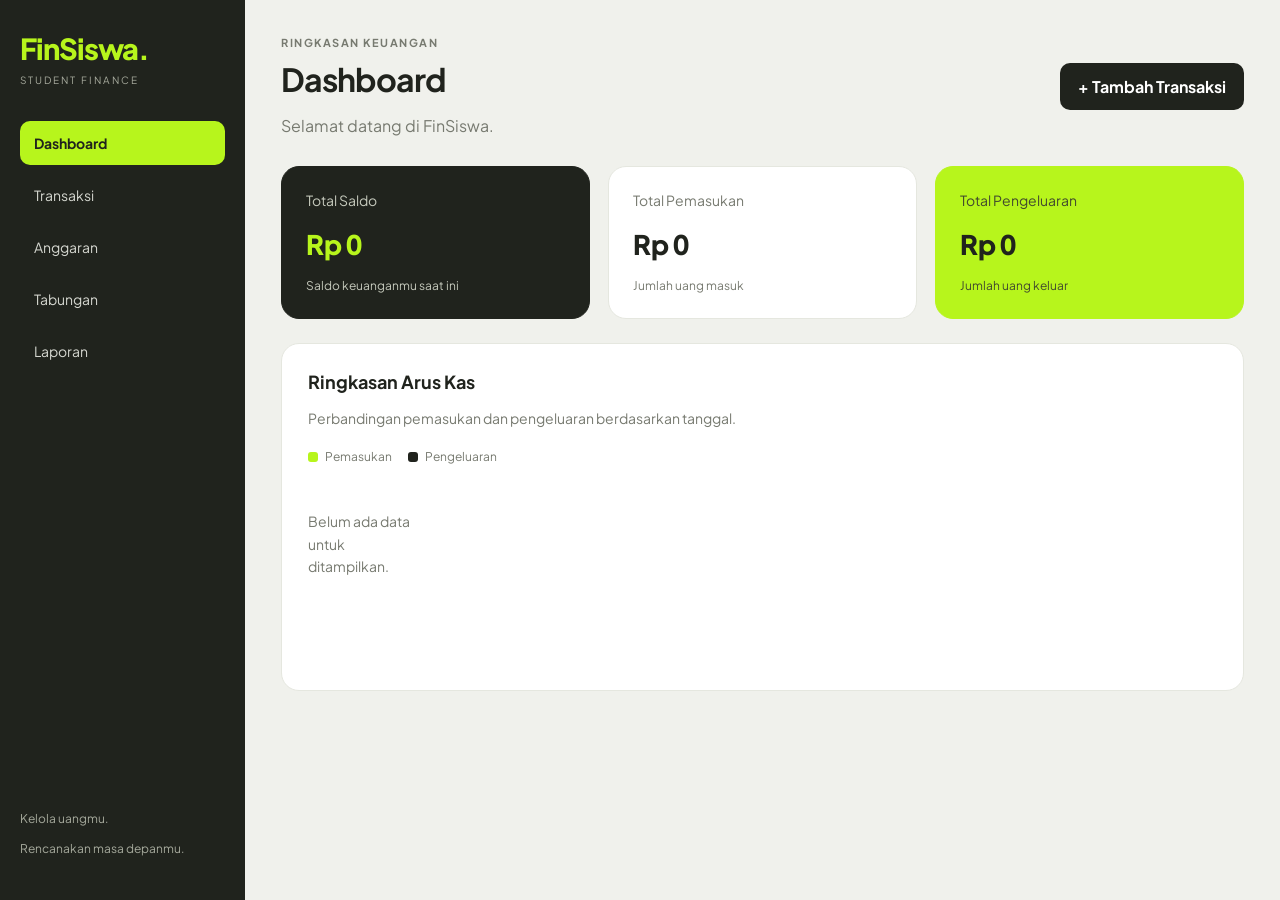
<file: index.html>
<!DOCTYPE html>
<html lang="id">
<head>
  <meta charset="UTF-8">
  <meta name="viewport" content="width=device-width, initial-scale=1.0">
  <title>FinSiswa — Student Finance Tracker</title>

<link rel="preconnect" href="https://fonts.googleapis.com">
<link rel="preconnect" href="https://fonts.gstatic.com" crossorigin>
<link href="https://fonts.googleapis.com/css2?family=Plus+Jakarta+Sans:wght@400;500;600;700;800&display=swap" rel="stylesheet">

  <link rel="stylesheet" href="style.css">
</head>
<body>

  <div class="app-layout">

    <!-- Sidebar navigasi -->
    <aside class="sidebar">
      <h1 class="brand">FinSiswa<span>.</span></h1>
      <p class="sidebar-caption">STUDENT FINANCE</p>

      
<nav class="navigation">
  <a href="#" class="nav-link active" data-target="dashboard-section">Dashboard</a>
  <a href="#" class="nav-link" data-target="transaction-section">Transaksi</a>
  <a href="#" class="nav-link" data-target="budget-section">Anggaran</a>
  <a href="#" class="nav-link" data-target="savings-section">Tabungan</a>
  <a href="#" class="nav-link" data-target="report-section">Laporan</a>
</nav>


      <div class="sidebar-footer">
        <p>Kelola uangmu.</p>
        <p>Rencanakan masa depanmu.</p>
      </div>
    </aside>

    <!-- Konten utama -->
    <main class="main-content">

      <header class="page-header">
        <div>
          <p class="eyebrow">RINGKASAN KEUANGAN</p>
          <h2>Dashboard</h2>
          <p>Selamat datang di FinSiswa.</p>
        </div>

        <button type="button" class="add-button">
          + Tambah Transaksi
        </button>
      </header>

      
      <!-- Form tambah transaksi -->
      <section class="content-panel" id="transaction-form-panel" hidden>
        <h3>Tambah Transaksi</h3>
        <p>Catat uang masuk atau uang keluar.</p>

        <form id="transaction-form">

          <label for="transaction-type">Jenis transaksi</label>
          <select id="transaction-type" required>
            <option value="income">Pemasukan</option>
            <option value="expense">Pengeluaran</option>
          </select>

<label for="transaction-category">Kategori</label>
<select id="transaction-category" required>
  <option value="uang-saku">Uang saku</option>
  <option value="penjualan-usaha">Penjualan / usaha</option>
  <option value="hadiah">Hadiah</option>
  <option value="lainnya">Lainnya</option>
</select>

          <label for="transaction-amount">Nominal (Rp)</label>
          <input
            type="number"
            id="transaction-amount"
            min="1"
            step="1"
            placeholder="Contoh: 10000"
            required
          >

          <label for="transaction-note">Keterangan</label>
          <input
            type="text"
            id="transaction-note"
            maxlength="100"
            placeholder="Contoh: Uang saku"
            required
          >

          <button type="submit" class="add-button">
            Simpan Transaksi
          </button>

        </form>
      </section>

<!-- Bagian Anggaran -->
 <section class="content-panel" id="budget-section">
  <h3>Anggaran Bulanan</h3>
  <p>Atur batas pengeluaran agar keuanganmu lebih terkontrol.</p>

  <form id="budget-form">
    <label for="budget-category">Kategori anggaran</label>
    <select id="budget-category" required>
      <option value="makanan">Makanan</option>
      <option value="pendidikan">Pendidikan</option>
      <option value="transportasi">Transportasi</option>
      <option value="hiburan">Hiburan</option>
      <option value="lainnya">Lainnya</option>
    </select>

    <label for="budget-amount">Batas anggaran (Rp)</label>
    <input
      type="number"
      id="budget-amount"
      min="1"
      step="1"
      placeholder="Contoh: 200000"
      required
    >

    <button type="submit" class="add-button">
      Simpan Anggaran
    </button>
  </form>

  <div id="budget-list">
    <p>Belum ada anggaran yang dibuat.</p>
  </div>
</section>

<section class="content-panel" id="savings-section">
  <h3>Target Tabungan</h3>
  <p>Buat target dan pantau progres tabunganmu.</p>

  <form id="savings-form">
    <label for="savings-name">Nama target</label>
    <input
      type="text"
      id="savings-name"
      maxlength="60"
      placeholder="Contoh: Laptop"
      required
    >

    <label for="savings-target">Target tabungan (Rp)</label>
    <input
      type="number"
      id="savings-target"
      min="1"
      step="1"
      placeholder="Contoh: 3000000"
      required
    >

    <label for="savings-current">Jumlah terkumpul saat ini (Rp)</label>
    <input
      type="number"
      id="savings-current"
      min="0"
      step="1"
      value="0"
      required
    >

    <button type="submit" class="add-button">
      Simpan Target
    </button>
  </form>

  <div id="savings-list">
    <p>Belum ada target tabungan.</p>
  </div>
</section>

<section class="summary-grid" id="dashboard-section">

  <article class="summary-card balance-card">
    <p>Total Saldo</p>
    <h3 id="balance-amount">Rp0</h3>
    <span>Saldo keuanganmu saat ini</span>
  </article>

  <article class="summary-card">
    <p>Total Pemasukan</p>
    <h3 id="income-amount">Rp0</h3>
    <span>Jumlah uang masuk</span>
  </article>

  <article class="summary-card expense-card">
    <p>Total Pengeluaran</p>
    <h3 id="expense-amount">Rp0</h3>
    <span>Jumlah uang keluar</span>
  </article>

</section>


      
<!-- Area grafik -->
<section class="content-panel" id="dashboard-chart-section">
  <h3>Ringkasan Arus Kas</h3>
  <p class="chart-description">
    Perbandingan pemasukan dan pengeluaran berdasarkan tanggal.
  </p>

  <div class="chart-legend">
    <span><i class="legend-income"></i> Pemasukan</span>
    <span><i class="legend-expense"></i> Pengeluaran</span>
  </div>

  <div id="cash-flow-chart" class="cash-flow-chart">
    <p>Grafik akan ditampilkan di sini.</p>
  </div>
</section>


      
      <!-- Area transaksi -->
      <section class="content-panel" id="transaction-section">
        <h3>Transaksi Terbaru</h3>

        <div class="transaction-filters">
          <div>
            <label for="transaction-filter-type">
              Jenis transaksi
            </label>
            <select id="transaction-filter-type">
              <option value="all">Semua transaksi</option>
              <option value="income">Pemasukan</option>
              <option value="expense">Pengeluaran</option>
            </select>
          </div>

          <div>
            <label for="transaction-filter-date">
              Tanggal transaksi
            </label>
            <input
              type="date"
              id="transaction-filter-date"
            >
          </div>
        </div>

        <div id="transaction-list">
          <p>Belum ada transaksi.</p>
        </div>
      </section>

<!-- BAGIAN LAPORAN KEUANGAN -->
<section class="content-panel" id="report-section">
  <h3>Laporan Keuangan</h3>
  <p>Ringkasan kondisi keuangan berdasarkan seluruh transaksi.</p>

  <div class="summary-grid">
    <article class="summary-card">
      <p>Total Pemasukan</p>
      <h3 id="report-income">Rp0</h3>
    </article>

    <article class="summary-card expense-card">
      <p>Total Pengeluaran</p>
      <h3 id="report-expense">Rp0</h3>
    </article>

    <article class="summary-card balance-card">
      <p>Saldo Akhir</p>
      <h3 id="report-balance">Rp0</h3>
    </article>
  </div>

  <h3>Pengeluaran per Kategori</h3>
  <div id="report-category-list">
    <p>Belum ada data pengeluaran.</p>
  </div>
</section>

    </main>
  </div>


  <!-- MODAL KONFIRMASI FINSISWA -->
  <div
    class="confirm-overlay"
    id="confirm-modal"
    hidden
  >
    <section
      class="confirm-dialog"
      role="dialog"
      aria-modal="true"
      aria-labelledby="confirm-title"
      aria-describedby="confirm-message"
    >
      <div class="confirm-icon" aria-hidden="true">!</div>

      <h2 id="confirm-title">Konfirmasi penghapusan</h2>

      <p id="confirm-message">
        Apakah kamu yakin ingin menghapus data ini?
      </p>

      <div class="confirm-actions">
        <button
          type="button"
          class="confirm-cancel"
          id="confirm-cancel"
        >
          Batal
        </button>

        <button
          type="button"
          class="confirm-delete"
          id="confirm-delete"
        >
          Hapus
        </button>
      </div>
    </section>
  </div>


  <script src="script.js"></script>
  
<!-- Modal Tambah Uang -->
<div id="add-money-modal" class="modal-overlay" hidden>
  <div class="modal-card">
    <h3>Tambah Uang</h3>
    <p id="add-money-description">
      Masukkan nominal yang ingin ditambahkan ke tabungan.
    </p>

    <form id="add-money-form">
      <label for="add-money-amount">Nominal uang (Rp)</label>
      <input
        type="number"
        id="add-money-amount"
        min="1"
        step="1"
        placeholder="Contoh: 10000"
        required
      />

      <div class="modal-actions">
        <button type="button" id="add-money-cancel">
          Batal
        </button>
        <button type="submit">
          Lanjutkan
        </button>
      </div>
    </form>
  </div>
</div>


<!-- Modal Input Tambah Uang -->
<div id="add-money-modal" class="modal-overlay" hidden>
  <div class="modal-card">
    <h3>Tambah Uang</h3>
    <p id="add-money-description">
      Masukkan nominal uang yang ingin ditambahkan.
    </p>

    <form id="add-money-form">
      <label for="add-money-amount">Nominal uang (Rp)</label>
      <input
        type="number"
        id="add-money-amount"
        min="1"
        step="1"
        placeholder="Contoh: 10000"
        required
      />

      <div class="modal-actions">
        <button type="button" id="add-money-cancel">Batal</button>
        <button type="submit">Lanjutkan</button>
      </div>
    </form>
  </div>
</div>

</body>
</html>
</file>
<file: style.css>
/* =========================
   1. PENGATURAN DASAR
========================= */

* {
  box-sizing: border-box;
}

:root {
  --bg: #F0F1EC;
  --surface: #FFFFFF;
  --dark: #20231D;
  --muted: #777A70;
  --lime: #B7F51C;
  --border: #E5E7DF;
}


body {
  margin: 0;
  font-family: "Plus Jakarta Sans", sans-serif;
  background: var(--bg);
  color: var(--dark);
}


button {
  font: inherit;
  cursor: pointer;
}

input,
select,
textarea,
button {
  font-family: inherit;
}

/* =========================
   2. LAYOUT APLIKASI
========================= */

.app-layout {
  display: flex;
  min-height: 100vh;
}

/* =========================
   3. SIDEBAR
========================= */

.sidebar {
  width: 245px;
  flex-shrink: 0;
  display: flex;
  flex-direction: column;
  padding: 30px 20px;
  background: var(--dark);
  color: white;
}

.brand {
  margin: 0;
  font-size: 29px;
  letter-spacing: -1px;
}

.brand span {
  color: var(--lime);
}

.sidebar-caption {
  margin: 8px 0 35px;
  color: #A5A99C;
  font-size: 10px;
  letter-spacing: 2px;
}

.navigation {
  display: flex;
  flex-direction: column;
  gap: 8px;
}

.nav-link {
  padding: 13px 14px;
  border-radius: 10px;
  color: #D5D7D0;
  text-decoration: none;
  font-size: 14px;
  transition: background 0.2s, color 0.2s;
}

.nav-link:hover {
  background: #34382F;
  color: white;
}

.nav-link.active {
  background: var(--lime);
  color: var(--dark);
  font-weight: bold;
}

.sidebar-footer {
  margin-top: auto;
  padding-top: 30px;
  color: #A5A99C;
  font-size: 12px;
  line-height: 1.5;
}

/* =========================
   4. KONTEN UTAMA
========================= */

.main-content {
  flex: 1;
  min-width: 0;
  padding: 36px;
}

.page-header {
  display: flex;
  justify-content: space-between;
  align-items: center;
  gap: 20px;
  margin-bottom: 30px;
}

.eyebrow {
  margin: 0 0 10px;
  color: var(--muted);
  font-size: 11px;
  font-weight: bold;
  letter-spacing: 1.5px;
}

.page-header h2 {
  margin: 0 0 8px;
  font-size: 32px;
  letter-spacing: -1px;
}

.page-header div > p:last-child {
  margin-bottom: 0;
  color: var(--muted);
}

/* =========================
   5. TOMBOL TAMBAH TRANSAKSI
========================= */

.add-button {
  padding: 13px 18px;
  border: none;
  border-radius: 10px;
  background: var(--dark);
  color: white;
  font-weight: bold;
  transition: background 0.2s, color 0.2s;
}

.add-button:hover {
  background: var(--lime);
  color: var(--dark);
}

/* =========================
   6. KARTU RINGKASAN
========================= */

.summary-grid {
  display: grid;
  grid-template-columns: repeat(3, minmax(0, 1fr));
  gap: 18px;
  margin-bottom: 24px;
}

.summary-card {
  padding: 24px;
  border: 1px solid var(--border);
  border-radius: 18px;
  background: var(--surface);
}

.summary-card > p {
  margin: 0 0 18px;
  color: var(--muted);
  font-size: 14px;
}

.summary-card h3 {
  margin: 0 0 12px;
  font-size: 27px;
  letter-spacing: -0.5px;
}

.summary-card span {
  color: var(--muted);
  font-size: 12px;
}

.balance-card {
  background: var(--dark);
  border-color: var(--dark);
  color: white;
}

.balance-card > p,
.balance-card span {
  color: #C5C9BC;
}

.balance-card h3 {
  color: var(--lime);
}

.expense-card {
  background: var(--lime);
  border-color: var(--lime);
}

.expense-card > p,
.expense-card span {
  color: #424A2E;
}

/* =========================
   7. PANEL GRAFIK DAN TRANSAKSI
========================= */

.content-panel {
  margin-bottom: 22px;
  padding: 26px;
  border: 1px solid var(--border);
  border-radius: 18px;
  background: var(--surface);
}

.content-panel h3 {
  margin: 0 0 12px;
  font-size: 18px;
}

.content-panel p {
  color: var(--muted);
  font-size: 14px;
  line-height: 1.6;
}

/* =========================
   8. RESPONSIVE UNTUK LAYAR KECIL
========================= */

@media (max-width: 900px) {
  .main-content {
    padding: 24px;
  }

  .summary-grid {
    grid-template-columns: repeat(2, minmax(0, 1fr));
  }

  .page-header {
    align-items: flex-start;
    flex-direction: column;
  }
}

@media (max-width: 600px) {
  .app-layout {
    flex-direction: column;
  }

  .sidebar {
    width: 100%;
    padding: 20px;
  }

  .sidebar-caption {
    margin-bottom: 18px;
  }

  .navigation {
    display: grid;
    grid-template-columns: repeat(2, minmax(0, 1fr));
  }

  .sidebar-footer {
    display: none;
  }

  .main-content {
    padding: 20px 16px;
  }

  .page-header h2 {
    font-size: 27px;
  }

  .summary-grid {
    grid-template-columns: 1fr;
    gap: 12px;
  }

  .summary-card,
  .content-panel {
    padding: 20px;
  }
}

/* FORM TAMBAH TRANSAKSI */

#transaction-form {
  display: grid;
  gap: 10px;
}

#transaction-form label {
  margin-top: 8px;
  font-size: 13px;
  font-weight: bold;
}

#transaction-form input,
#transaction-form select {
  width: 100%;
  padding: 12px;
  border: 1px solid var(--border);
  border-radius: 9px;
  background: white;
  color: var(--dark);
  font: inherit;
}

#transaction-form input:focus,
#transaction-form select:focus {
  outline: 2px solid var(--lime);
  outline-offset: 1px;
}

#transaction-form .add-button {
  justify-self: start;
  margin-top: 12px;
}

.delete-button {
  border: 1px solid #E5B8B8;
  background: #FFF5F5;
  color: #B42318;
  padding: 7px 10px;
  border-radius: 8px;
  cursor: pointer;
  font: inherit;
  font-size: 12px;
}

.delete-button:hover {
  background: #FEE2E2;
}

/* INFORMASI TRANSAKSI */

.transaction-item {
  display: flex;
  align-items: center;
  gap: 14px;
  padding: 16px 0;
  border-bottom: 1px solid var(--border);
}

.transaction-item:last-child {
  border-bottom: none;
}

.transaction-info {
  display: flex;
  flex: 1;
  flex-direction: column;
  gap: 5px;
  min-width: 0;
}

.transaction-info strong {
  color: var(--dark);
  font-size: 14px;
  font-weight: 600;
  overflow-wrap: anywhere;
}

.transaction-info span {
  color: var(--muted);
  font-size: 12px;
  line-height: 1.5;
}

.transaction-item > strong {
  font-size: 13px;
  white-space: nowrap;
}

.transaction-item > strong.income {
  color: #287A43;
}

.transaction-item > strong.expense {
  color: #B42318;
}


@media (max-width: 600px) {
  .transaction-item {
    display: grid;
    grid-template-columns: minmax(0, 1fr) auto;
    gap: 10px;
    align-items: center;
    padding: 16px 0;
  }

  .transaction-info {
    grid-column: 1 / -1;
    min-width: 0;
  }

  .transaction-item > strong {
    grid-column: 1;
    margin-left: 0;
    align-self: center;
    font-size: 14px;
  }

  .transaction-item .delete-button {
    grid-column: 2;
    justify-self: end;
    min-height: 40px;
    padding: 9px 14px;
    font-size: 13px;
  }
}


/* FILTER TRANSAKSI */

#transaction-filter-type,
#transaction-filter-date {
  width: 100%;
  min-height: 42px;
  padding: 10px 12px;
  border: 1px solid #DDE0D6;
  border-radius: 10px;
  background-color: #FFFFFF;
  color: #20231D;
  font-family: inherit;
  font-size: 13px;
  outline: none;
  transition: border-color 0.2s, box-shadow 0.2s;
  cursor: pointer;
}

#transaction-filter-type:focus,
#transaction-filter-date:focus {
  border-color: #B7F51C;
  box-shadow: 0 0 0 3px rgba(183, 245, 28, 0.2);
}

/* FILTER TRANSAKSI */

.transaction-filters {
  display: grid;
  grid-template-columns: repeat(2, minmax(0, 1fr));
  gap: 16px;
  margin: 24px 0;
  padding: 18px;
  background: #F7F8F4;
  border: 1px solid #E5E7DF;
  border-radius: 14px;
}

.transaction-filters > div {
  display: flex;
  flex-direction: column;
  gap: 8px;
  min-width: 0;
}

.transaction-filters label {
  color: #62665B;
  font-size: 12px;
  font-weight: 600;
}

.transaction-filters select,
.transaction-filters input[type="date"] {
  box-sizing: border-box;
  width: 100%;
  min-width: 0;
  min-height: 44px;
  padding: 10px 12px;
  border: 1px solid #DDE0D6;
  border-radius: 10px;
  background: #FFFFFF;
  color: #20231D;
  font-family: inherit;
  font-size: 13px;
  outline: none;
  transition: border-color 0.2s, box-shadow 0.2s;
  cursor: pointer;
}

.transaction-filters select:focus,
.transaction-filters input[type="date"]:focus {
  border-color: #B7F51C;
  box-shadow: 0 0 0 3px rgba(183, 245, 28, 0.2);
}

/* Tampilan HP */
@media (max-width: 600px) {
  .transaction-filters {
    grid-template-columns: 1fr;
    gap: 14px;
    padding: 14px;
  }
}


/* GRAFIK ARUS KAS */

.chart-description {
  margin-bottom: 20px;
}

.chart-legend {
  display: flex;
  flex-wrap: wrap;
  gap: 16px;
  margin-bottom: 20px;
  font-size: 12px;
  color: var(--muted);
}

.chart-legend span {
  display: flex;
  align-items: center;
  gap: 7px;
}

.chart-legend i {
  display: inline-block;
  width: 10px;
  height: 10px;
  border-radius: 3px;
}

.legend-income,
.income-bar {
  background: var(--lime);
}

.legend-expense,
.expense-bar {
  background: var(--dark);
}

.cash-flow-chart {
  display: grid;
  grid-template-columns: repeat(7, minmax(0, 1fr));
  gap: 12px;
  min-height: 180px;
  padding-top: 12px;
}

.chart-day {
  display: flex;
  flex-direction: column;
  align-items: center;
  min-width: 0;
}

.chart-bars {
  display: flex;
  align-items: flex-end;
  justify-content: center;
  gap: 5px;
  width: 100%;
  height: 145px;
  border-bottom: 1px solid var(--border);
}

.chart-bar {
  width: min(28px, 38%);
  min-height: 0;
  border-radius: 5px 5px 0 0;
}

.chart-date {
  margin-top: 9px;
  color: var(--muted);
  font-size: 11px;
}

@media (max-width: 600px) {
  .cash-flow-chart {
    gap: 5px;
  }

  .chart-bars {
    gap: 3px;
    height: 120px;
  }

  .chart-date {
    font-size: 10px;
  }
}
.budget-item {
  padding: 16px 0;
  border-bottom: 1px solid var(--border);
}

.budget-item p {
  margin: 8px 0;
  color: var(--muted);
  font-size: 13px;
}

.budget-progress {
  height: 8px;
  margin-top: 12px;
  overflow: hidden;
  border-radius: 10px;
  background: #e5e7df;
}

.budget-progress-fill {
  height: 100%;
  border-radius: 10px;
  background: #b7f51c;
}
.delete-budget-button {
  margin-top: 12px;
  padding: 9px 14px;
  border: 1px solid #e7b8b5;
  border-radius: 8px;
  background: #fff;
  color: #b42318;
  font-size: 12px;
  cursor: pointer;
}

.delete-budget-button:hover {
  background: #fff4f3;
}

/* KARTU TARGET TABUNGAN */
.savings-item {
  background: var(--light-gray, #F0F1EC);
  padding: 18px;
  border-radius: 14px;
  margin-top: 16px;
  border: 1px solid var(--border, #E2E4DC);
}

.savings-item strong {
  display: block;
  font-size: 16px;
  color: var(--dark, #20231D);
  margin-bottom: 12px;
  overflow-wrap: anywhere;
}

.savings-item p {
  font-size: 13px;
  color: var(--muted, #686B63);
  margin: 8px 0;
}

.savings-item .budget-progress {
  width: 100%;
  height: 8px;
  background: #DDE0D5;
  border-radius: 20px;
  overflow: hidden;
  margin-top: 14px;
}

.savings-item .budget-progress-fill {
  height: 100%;
  background: #B7F51C;
  border-radius: 20px;
  transition: width 0.3s ease;
}

/* ===== FIN SISWA: ANGGARAN & TABUNGAN ===== */

#budget-section,
#savings-section {
  background: #ffffff;
  border: 1px solid #e4e7dd;
  border-radius: 20px;
  padding: 28px;
  margin-bottom: 24px;
  box-shadow: 0 5px 18px rgba(32, 35, 29, 0.04);
}

#budget-section h3,
#savings-section h3 {
  color: #20231d;
  font-size: 20px;
  font-weight: 750;
  letter-spacing: -0.5px;
  margin: 0 0 8px;
}

#budget-section > p,
#savings-section > p {
  color: #777b70;
  font-size: 14px;
  line-height: 1.6;
  margin: 0 0 24px;
}

/* Form lebih rapi */
#budget-form,
#savings-form {
  display: flex;
  flex-wrap: wrap;
  align-items: end;
  gap: 16px;
  padding: 20px;
  background: #f7f8f3;
  border: 1px solid #eceee6;
  border-radius: 14px;
  margin-bottom: 24px;
}

#budget-form label,
#savings-form label {
  display: flex;
  flex-direction: column;
  gap: 9px;
  flex: 1 1 180px;
  color: #45483f;
  font-size: 13px;
  font-weight: 600;
}

#budget-form input,
#budget-form select,
#savings-form input {
  box-sizing: border-box;
  width: 100%;
  min-height: 44px;
  padding: 11px 13px;
  background: #ffffff;
  border: 1px solid #dfe2d7;
  border-radius: 10px;
  color: #20231d;
  font: inherit;
  font-size: 14px;
  outline: none;
  transition: border-color 0.2s, box-shadow 0.2s;
}

#budget-form input:focus,
#budget-form select:focus,
#savings-form input:focus {
  border-color: #91c900;
  box-shadow: 0 0 0 3px rgba(183, 245, 28, 0.2);
}

#budget-form button,
#savings-form button {
  min-height: 44px;
  padding: 0 20px;
  border: none;
  border-radius: 10px;
  background: #20231d;
  color: #ffffff;
  font-size: 13px;
  font-weight: 700;
  cursor: pointer;
  transition: transform 0.2s, background 0.2s;
}

#budget-form button:hover,
#savings-form button:hover {
  background: #373c30;
  transform: translateY(-1px);
}

/* Kartu anggaran */
.budget-item {
  padding: 22px;
  margin-bottom: 14px;
  background: #ffffff;
  border: 1px solid #e6e9df;
  border-radius: 16px;
  transition: border-color 0.2s, transform 0.2s;
}

.budget-item:hover,
.savings-item:hover {
  border-color: #c8df8a;
  transform: translateY(-2px);
}

.budget-item strong,
.savings-item > strong {
  color: #20231d;
  font-size: 16px;
  font-weight: 750;
}

.budget-item p,
.savings-item p {
  color: #73776c;
  font-size: 13px;
  line-height: 1.7;
  margin: 8px 0;
}

/* Progress bar */
.budget-progress {
  width: 100%;
  height: 9px;
  margin: 14px 0;
  overflow: hidden;
  background: #e9ece2;
  border-radius: 99px;
}

.budget-progress-fill {
  height: 100%;
  background: #b7f51c;
  border-radius: inherit;
  transition: width 0.35s ease;
}

/* Kartu tabungan */
.savings-item {
  padding: 24px;
  margin-bottom: 16px;
  background: #ffffff;
  border: 1px solid #e6e9df;
  border-radius: 16px;
  transition: border-color 0.2s, transform 0.2s;
}

.savings-item > strong {
  display: block;
  margin-bottom: 16px;
  font-size: 18px;
  overflow-wrap: anywhere;
}

.savings-actions {
  display: flex;
  flex-wrap: wrap;
  gap: 10px;
  margin-top: 18px;
}

.savings-actions button {
  min-height: 40px;
  padding: 9px 15px;
  border: 1px solid #dfe2d7;
  border-radius: 9px;
  background: #ffffff;
  color: #20231d;
  font-size: 13px;
  font-weight: 650;
  cursor: pointer;
}

.savings-actions .add-savings-button {
  background: #b7f51c;
  border-color: #b7f51c;
}

.savings-actions .add-savings-button:hover {
  background: #a7e414;
}

.savings-actions .delete-savings-button {
  color: #b42318;
  border-color: #f0d4d1;
}

.savings-actions .delete-savings-button:hover {
  background: #fff4f2;
}

/* Tampilan HP */
@media (max-width: 600px) {
  #budget-section,
  #savings-section {
    padding: 18px;
    border-radius: 16px;
  }

  #budget-form,
  #savings-form {
    padding: 14px;
    gap: 14px;
  }

  #budget-form label,
  #savings-form label {
    flex-basis: 100%;
  }

  #budget-form button,
  #savings-form button {
    width: 100%;
  }

  .budget-item,
  .savings-item {
    padding: 17px;
  }
}

/* Status penggunaan anggaran */
.budget-progress-fill.safe {
  background: #B7F51C;
}

.budget-progress-fill.near-limit {
  background: #F4B740;
}

.budget-progress-fill.over-budget {
  background: #E5484D;
}


/* ===== TIPOGRAFI FINSISWA ===== */

.brand {
  font-weight: 800;
}

.page-header h2 {
  font-weight: 700;
}

.summary-card h3 {
  font-weight: 800;
  font-variant-numeric: tabular-nums;
}

.content-panel h3 {
  font-weight: 700;
}

.nav-link.active {
  font-weight: 700;
}


/* ===== MOTION DASAR FINSISWA ===== */

@keyframes finsiswa-fade-up {
  from {
    opacity: 0;
    transform: translateY(12px);
  }

  to {
    opacity: 1;
    transform: translateY(0);
  }
}

/* Animasi masuk untuk area utama */
.page-header {
  animation: finsiswa-fade-up 450ms ease-out both;
}

.summary-card {
  animation: finsiswa-fade-up 500ms ease-out both;
  transition:
    transform 220ms ease,
    box-shadow 220ms ease;
}

.summary-card:nth-child(2) {
  animation-delay: 70ms;
}

.summary-card:nth-child(3) {
  animation-delay: 140ms;
}

.content-panel {
  animation: finsiswa-fade-up 550ms ease-out both;
  transition: box-shadow 220ms ease;
}

/* Efek hover kartu */
@media (hover: hover) and (pointer: fine) {
  .summary-card:hover {
    transform: translateY(-3px);
    box-shadow: 0 10px 24px rgba(32, 35, 29, 0.08);
  }

  .content-panel:hover {
    box-shadow: 0 8px 24px rgba(32, 35, 29, 0.05);
  }
}

/* Respons tombol */
.add-button {
  transition:
    background-color 200ms ease,
    color 200ms ease,
    transform 150ms ease,
    box-shadow 200ms ease;
}

.add-button:active {
  transform: scale(0.98);
}

.nav-link {
  transition:
    background-color 200ms ease,
    color 200ms ease,
    transform 200ms ease;
}

.nav-link:hover {
  transform: translateX(3px);
}

/* Hormati pengaturan reduced motion */
@media (prefers-reduced-motion: reduce) {
  *,
  *::before,
  *::after {
    animation: none !important;
    transition: none !important;
    scroll-behavior: auto !important;
  }
}


/* ===== ANIMASI GRAFIK ARUS KAS ===== */

@keyframes chart-bar-grow {
  from {
    transform: scaleY(0);
  }

  to {
    transform: scaleY(1);
  }
}

.chart-bar {
  transform: scaleY(1);
  transform-origin: bottom;
  animation: chart-bar-grow 650ms cubic-bezier(0.2, 0.7, 0.2, 1) both;
}

.chart-day:nth-child(2) .chart-bar {
  animation-delay: 50ms;
}

.chart-day:nth-child(3) .chart-bar {
  animation-delay: 100ms;
}

.chart-day:nth-child(4) .chart-bar {
  animation-delay: 150ms;
}

.chart-day:nth-child(5) .chart-bar {
  animation-delay: 200ms;
}

.chart-day:nth-child(6) .chart-bar {
  animation-delay: 250ms;
}

.chart-day:nth-child(7) .chart-bar {
  animation-delay: 300ms;
}

@media (prefers-reduced-motion: reduce) {
  .chart-bar {
    animation: none;
  }
}


/* ===== TRANSISI NAVIGASI FINSISWA ===== */

@keyframes finsiswa-section-enter {
  from {
    opacity: 0;
    transform: translateY(8px);
  }

  to {
    opacity: 1;
    transform: translateY(0);
  }
}

/* Animasi untuk bagian yang sedang ditampilkan */
.content-section.active {
  animation: finsiswa-section-enter 300ms ease-out both;
}

/* Navigasi aktif */
.nav-link {
  transition:
    background-color 200ms ease,
    color 200ms ease,
    transform 200ms ease;
}

.nav-link.active {
  background-color: var(--lime);
  color: var(--dark);
}

/* Hormati preferensi pengguna yang mengurangi gerakan */
@media (prefers-reduced-motion: reduce) {
  .content-section.active {
    animation: none;
  }

  .nav-link {
    transition: none;
  }
}


/* ===== MODAL KONFIRMASI FINSISWA ===== */

.confirm-overlay[hidden] {
  display: none !important;
}

.confirm-overlay {
  position: fixed;
  inset: 0;
  z-index: 9999;
  display: flex;
  align-items: center;
  justify-content: center;
  padding: 20px;
  background: rgba(20, 23, 18, 0.58);
  backdrop-filter: blur(4px);
  animation: confirm-overlay-in 180ms ease-out both;
}

.confirm-dialog {
  width: 100%;
  max-width: 400px;
  padding: 28px;
  border: 1px solid var(--border);
  border-radius: 22px;
  background: var(--surface);
  box-shadow: 0 24px 70px rgba(0, 0, 0, 0.2);
  animation: confirm-dialog-in 220ms ease-out both;
}

.confirm-icon {
  display: flex;
  align-items: center;
  justify-content: center;
  width: 46px;
  height: 46px;
  margin-bottom: 20px;
  border-radius: 14px;
  background: #FFF0EF;
  color: #B42318;
  font-size: 24px;
  font-weight: 800;
}

.confirm-dialog h2 {
  margin: 0 0 10px;
  color: var(--dark);
  font-size: 20px;
  font-weight: 800;
  letter-spacing: -0.5px;
}

.confirm-dialog p {
  margin: 0;
  color: var(--muted);
  font-size: 14px;
  line-height: 1.7;
  overflow-wrap: anywhere;
}

.confirm-actions {
  display: flex;
  justify-content: flex-end;
  gap: 10px;
  margin-top: 28px;
}

.confirm-actions button {
  min-height: 44px;
  padding: 0 18px;
  border-radius: 11px;
  font: inherit;
  font-size: 13px;
  font-weight: 700;
  cursor: pointer;
  transition:
    background-color 180ms ease,
    transform 180ms ease;
}

.confirm-cancel {
  border: 1px solid var(--border);
  background: #F7F8F4;
  color: var(--dark);
}

.confirm-cancel:hover {
  background: #E9ECE3;
}

.confirm-delete {
  border: 1px solid #B42318;
  background: #B42318;
  color: white;
}

.confirm-delete:hover {
  background: #921C14;
}

.confirm-actions button:active {
  transform: scale(0.97);
}

.confirm-actions button:focus-visible {
  outline: 3px solid var(--lime);
  outline-offset: 3px;
}

@keyframes confirm-overlay-in {
  from { opacity: 0; }
  to { opacity: 1; }
}

@keyframes confirm-dialog-in {
  from {
    opacity: 0;
    transform: translateY(10px) scale(0.98);
  }

  to {
    opacity: 1;
    transform: translateY(0) scale(1);
  }
}

@media (max-width: 480px) {
  .confirm-dialog {
    padding: 23px;
    border-radius: 18px;
  }

  .confirm-actions button {
    flex: 1;
    padding: 0 12px;
  }
}

@media (prefers-reduced-motion: reduce) {
  .confirm-overlay,
  .confirm-dialog {
    animation: none;
  }
}


/* Animasi logo teks FinSiswa */
.logo-text {
  display: inline-block;
  animation: finsiswa-logo-glow 3s ease-in-out infinite;
  transform-origin: left center;
}

/* Efek cahaya lime yang lembut */
@keyframes finsiswa-logo-glow {
  0%, 100% {
    transform: translateY(0);
    text-shadow: 0 0 0 transparent;
  }

  50% {
    transform: translateY(-2px);
    text-shadow: 0 0 10px rgba(183, 245, 28, 0.35);
  }
}

/* Hormati pengaturan pengurangan animasi */
@media (prefers-reduced-motion: reduce) {
  .logo-text {
    animation: none;
  }
}


/* FinSiswa — Lime intro animation */
.brand {
  display: inline-block;
  color: #B7F51C;
  animation: finsiswa-intro 2s ease-out 1 both;
}

.brand span {
  color: #B7F51C;
}

@keyframes finsiswa-intro {
  0% {
    opacity: 0.3;
    transform: translateY(4px);
    text-shadow: 0 0 2px rgba(183, 245, 28, 0.2);
  }

  55% {
    opacity: 1;
    transform: translateY(0);
    text-shadow:
      0 0 8px rgba(183, 245, 28, 0.8),
      0 0 18px rgba(183, 245, 28, 0.45);
  }

  100% {
    opacity: 1;
    transform: translateY(0);
    text-shadow: none;
  }
}

@media (prefers-reduced-motion: reduce) {
  .brand {
    animation: none;
    opacity: 1;
    transform: none;
    text-shadow: none;
  }
}


/* =================================
   FINSISWA — BUTTON INTERACTIONS
================================= */

/* Transisi halus untuk tombol */
button {
  transition:
    transform 180ms ease,
    box-shadow 180ms ease,
    background-color 180ms ease,
    border-color 180ms ease;
}

/* Efek saat kursor berada di tombol */
button:hover:not(:disabled) {
  transform: translateY(-2px);
}

/* Efek saat tombol ditekan */
button:active:not(:disabled) {
  transform: translateY(0) scale(0.98);
}

/* Fokus keyboard yang jelas */
button:focus-visible {
  outline: 2px solid #B7F51C;
  outline-offset: 3px;
}

/* Tombol nonaktif */
button:disabled {
  cursor: not-allowed;
  opacity: 0.55;
}

/* Hormati preferensi pengurangan gerakan */
@media (prefers-reduced-motion: reduce) {
  button {
    transition: none;
  }

  button:hover:not(:disabled),
  button:active:not(:disabled) {
    transform: none;
  }
}


/* Warna teks saldo akhir pada laporan */
#report-section .balance,
#report-section .report-balance {
  color: #20231D;
}


/* Modal Tambah Uang FinSiswa */
.modal-overlay {
  position: fixed;
  inset: 0;
  z-index: 1000;
  display: flex;
  align-items: center;
  justify-content: center;
  padding: 20px;
  background: rgba(0, 0, 0, 0.55);
}

.modal-overlay[hidden] {
  display: none;
}

.modal-card {
  width: 100%;
  max-width: 400px;
  padding: 24px;
  border-radius: 18px;
  background: #F0F1EC;
  color: #20231D;
  box-shadow: 0 16px 48px rgba(0, 0, 0, 0.2);
}

.modal-card h3 {
  margin-top: 0;
}

.modal-card p {
  line-height: 1.5;
}

#add-money-form label {
  display: block;
  margin-bottom: 8px;
  font-weight: 600;
}

#add-money-amount {
  box-sizing: border-box;
  width: 100%;
  padding: 12px;
  margin-bottom: 18px;
  border: 1px solid #c9ccc2;
  border-radius: 10px;
  background: white;
  color: #20231D;
  font: inherit;
}

.modal-actions {
  display: flex;
  justify-content: flex-end;
  gap: 10px;
}

.modal-actions button {
  padding: 10px 14px;
  border: none;
  border-radius: 9px;
  cursor: pointer;
  font: inherit;
}

#add-money-cancel {
  background: #e0e2d9;
  color: #20231D;
}

#add-money-form button[type="submit"] {
  background: #B7F51C;
  color: #20231D;
  font-weight: 700;
}


/* Modal input Tambah Uang */
.modal-overlay {
  position: fixed;
  inset: 0;
  z-index: 1000;
  display: flex;
  align-items: center;
  justify-content: center;
  padding: 20px;
  background: rgba(0, 0, 0, 0.55);
}

.modal-overlay[hidden] {
  display: none;
}

.modal-card {
  width: 100%;
  max-width: 400px;
  padding: 24px;
  border-radius: 18px;
  background: #F0F1EC;
  color: #20231D;
  box-shadow: 0 16px 48px rgba(0, 0, 0, 0.2);
}

.modal-card h3 {
  margin-top: 0;
}

#add-money-form label {
  display: block;
  margin-bottom: 8px;
  font-weight: 600;
}

#add-money-amount {
  box-sizing: border-box;
  width: 100%;
  padding: 12px;
  margin-bottom: 18px;
  border: 1px solid #c9ccc2;
  border-radius: 10px;
  background: white;
  color: #20231D;
  font: inherit;
}

#add-money-form .modal-actions {
  display: flex;
  justify-content: flex-end;
  gap: 10px;
}

#add-money-form .modal-actions button {
  padding: 10px 14px;
  border: none;
  border-radius: 9px;
  cursor: pointer;
  font: inherit;
}

#add-money-cancel {
  background: #e0e2d9;
  color: #20231D;
}

#add-money-form button[type="submit"] {
  background: #B7F51C;
  color: #20231D;
  font-weight: 700;
}
</file>
<file: FinSiswa/style.css>
/* =========================
   1. PENGATURAN DASAR
========================= */

* {
  box-sizing: border-box;
}

:root {
  --bg: #F0F1EC;
  --surface: #FFFFFF;
  --dark: #20231D;
  --muted: #777A70;
  --lime: #B7F51C;
  --border: #E5E7DF;
}


body {
  margin: 0;
  font-family: "Plus Jakarta Sans", sans-serif;
  background: var(--bg);
  color: var(--dark);
}


button {
  font: inherit;
  cursor: pointer;
}

input,
select,
textarea,
button {
  font-family: inherit;
}

/* =========================
   2. LAYOUT APLIKASI
========================= */

.app-layout {
  display: flex;
  min-height: 100vh;
}

/* =========================
   3. SIDEBAR
========================= */

.sidebar {
  width: 245px;
  flex-shrink: 0;
  display: flex;
  flex-direction: column;
  padding: 30px 20px;
  background: var(--dark);
  color: white;
}

.brand {
  margin: 0;
  font-size: 29px;
  letter-spacing: -1px;
}

.brand span {
  color: var(--lime);
}

.sidebar-caption {
  margin: 8px 0 35px;
  color: #A5A99C;
  font-size: 10px;
  letter-spacing: 2px;
}

.navigation {
  display: flex;
  flex-direction: column;
  gap: 8px;
}

.nav-link {
  padding: 13px 14px;
  border-radius: 10px;
  color: #D5D7D0;
  text-decoration: none;
  font-size: 14px;
  transition: background 0.2s, color 0.2s;
}

.nav-link:hover {
  background: #34382F;
  color: white;
}

.nav-link.active {
  background: var(--lime);
  color: var(--dark);
  font-weight: bold;
}

.sidebar-footer {
  margin-top: auto;
  padding-top: 30px;
  color: #A5A99C;
  font-size: 12px;
  line-height: 1.5;
}

/* =========================
   4. KONTEN UTAMA
========================= */

.main-content {
  flex: 1;
  min-width: 0;
  padding: 36px;
}

.page-header {
  display: flex;
  justify-content: space-between;
  align-items: center;
  gap: 20px;
  margin-bottom: 30px;
}

.eyebrow {
  margin: 0 0 10px;
  color: var(--muted);
  font-size: 11px;
  font-weight: bold;
  letter-spacing: 1.5px;
}

.page-header h2 {
  margin: 0 0 8px;
  font-size: 32px;
  letter-spacing: -1px;
}

.page-header div > p:last-child {
  margin-bottom: 0;
  color: var(--muted);
}

/* =========================
   5. TOMBOL TAMBAH TRANSAKSI
========================= */

.add-button {
  padding: 13px 18px;
  border: none;
  border-radius: 10px;
  background: var(--dark);
  color: white;
  font-weight: bold;
  transition: background 0.2s, color 0.2s;
}

.add-button:hover {
  background: var(--lime);
  color: var(--dark);
}

/* =========================
   6. KARTU RINGKASAN
========================= */

.summary-grid {
  display: grid;
  grid-template-columns: repeat(3, minmax(0, 1fr));
  gap: 18px;
  margin-bottom: 24px;
}

.summary-card {
  padding: 24px;
  border: 1px solid var(--border);
  border-radius: 18px;
  background: var(--surface);
}

.summary-card > p {
  margin: 0 0 18px;
  color: var(--muted);
  font-size: 14px;
}

.summary-card h3 {
  margin: 0 0 12px;
  font-size: 27px;
  letter-spacing: -0.5px;
}

.summary-card span {
  color: var(--muted);
  font-size: 12px;
}

.balance-card {
  background: var(--dark);
  border-color: var(--dark);
  color: white;
}

.balance-card > p,
.balance-card span {
  color: #C5C9BC;
}

.balance-card h3 {
  color: var(--lime);
}

.expense-card {
  background: var(--lime);
  border-color: var(--lime);
}

.expense-card > p,
.expense-card span {
  color: #424A2E;
}

/* =========================
   7. PANEL GRAFIK DAN TRANSAKSI
========================= */

.content-panel {
  margin-bottom: 22px;
  padding: 26px;
  border: 1px solid var(--border);
  border-radius: 18px;
  background: var(--surface);
}

.content-panel h3 {
  margin: 0 0 12px;
  font-size: 18px;
}

.content-panel p {
  color: var(--muted);
  font-size: 14px;
  line-height: 1.6;
}

/* =========================
   8. RESPONSIVE UNTUK LAYAR KECIL
========================= */

@media (max-width: 900px) {
  .main-content {
    padding: 24px;
  }

  .summary-grid {
    grid-template-columns: repeat(2, minmax(0, 1fr));
  }

  .page-header {
    align-items: flex-start;
    flex-direction: column;
  }
}

@media (max-width: 600px) {
  .app-layout {
    flex-direction: column;
  }

  .sidebar {
    width: 100%;
    padding: 20px;
  }

  .sidebar-caption {
    margin-bottom: 18px;
  }

  .navigation {
    display: grid;
    grid-template-columns: repeat(2, minmax(0, 1fr));
  }

  .sidebar-footer {
    display: none;
  }

  .main-content {
    padding: 20px 16px;
  }

  .page-header h2 {
    font-size: 27px;
  }

  .summary-grid {
    grid-template-columns: 1fr;
    gap: 12px;
  }

  .summary-card,
  .content-panel {
    padding: 20px;
  }
}

/* FORM TAMBAH TRANSAKSI */

#transaction-form {
  display: grid;
  gap: 10px;
}

#transaction-form label {
  margin-top: 8px;
  font-size: 13px;
  font-weight: bold;
}

#transaction-form input,
#transaction-form select {
  width: 100%;
  padding: 12px;
  border: 1px solid var(--border);
  border-radius: 9px;
  background: white;
  color: var(--dark);
  font: inherit;
}

#transaction-form input:focus,
#transaction-form select:focus {
  outline: 2px solid var(--lime);
  outline-offset: 1px;
}

#transaction-form .add-button {
  justify-self: start;
  margin-top: 12px;
}

.delete-button {
  border: 1px solid #E5B8B8;
  background: #FFF5F5;
  color: #B42318;
  padding: 7px 10px;
  border-radius: 8px;
  cursor: pointer;
  font: inherit;
  font-size: 12px;
}

.delete-button:hover {
  background: #FEE2E2;
}

/* INFORMASI TRANSAKSI */

.transaction-item {
  display: flex;
  align-items: center;
  gap: 14px;
  padding: 16px 0;
  border-bottom: 1px solid var(--border);
}

.transaction-item:last-child {
  border-bottom: none;
}

.transaction-info {
  display: flex;
  flex: 1;
  flex-direction: column;
  gap: 5px;
  min-width: 0;
}

.transaction-info strong {
  color: var(--dark);
  font-size: 14px;
  font-weight: 600;
  overflow-wrap: anywhere;
}

.transaction-info span {
  color: var(--muted);
  font-size: 12px;
  line-height: 1.5;
}

.transaction-item > strong {
  font-size: 13px;
  white-space: nowrap;
}

.transaction-item > strong.income {
  color: #287A43;
}

.transaction-item > strong.expense {
  color: #B42318;
}


@media (max-width: 600px) {
  .transaction-item {
    display: grid;
    grid-template-columns: minmax(0, 1fr) auto;
    gap: 10px;
    align-items: center;
    padding: 16px 0;
  }

  .transaction-info {
    grid-column: 1 / -1;
    min-width: 0;
  }

  .transaction-item > strong {
    grid-column: 1;
    margin-left: 0;
    align-self: center;
    font-size: 14px;
  }

  .transaction-item .delete-button {
    grid-column: 2;
    justify-self: end;
    min-height: 40px;
    padding: 9px 14px;
    font-size: 13px;
  }
}


/* FILTER TRANSAKSI */

#transaction-filter-type,
#transaction-filter-date {
  width: 100%;
  min-height: 42px;
  padding: 10px 12px;
  border: 1px solid #DDE0D6;
  border-radius: 10px;
  background-color: #FFFFFF;
  color: #20231D;
  font-family: inherit;
  font-size: 13px;
  outline: none;
  transition: border-color 0.2s, box-shadow 0.2s;
  cursor: pointer;
}

#transaction-filter-type:focus,
#transaction-filter-date:focus {
  border-color: #B7F51C;
  box-shadow: 0 0 0 3px rgba(183, 245, 28, 0.2);
}

/* FILTER TRANSAKSI */

.transaction-filters {
  display: grid;
  grid-template-columns: repeat(2, minmax(0, 1fr));
  gap: 16px;
  margin: 24px 0;
  padding: 18px;
  background: #F7F8F4;
  border: 1px solid #E5E7DF;
  border-radius: 14px;
}

.transaction-filters > div {
  display: flex;
  flex-direction: column;
  gap: 8px;
  min-width: 0;
}

.transaction-filters label {
  color: #62665B;
  font-size: 12px;
  font-weight: 600;
}

.transaction-filters select,
.transaction-filters input[type="date"] {
  box-sizing: border-box;
  width: 100%;
  min-width: 0;
  min-height: 44px;
  padding: 10px 12px;
  border: 1px solid #DDE0D6;
  border-radius: 10px;
  background: #FFFFFF;
  color: #20231D;
  font-family: inherit;
  font-size: 13px;
  outline: none;
  transition: border-color 0.2s, box-shadow 0.2s;
  cursor: pointer;
}

.transaction-filters select:focus,
.transaction-filters input[type="date"]:focus {
  border-color: #B7F51C;
  box-shadow: 0 0 0 3px rgba(183, 245, 28, 0.2);
}

/* Tampilan HP */
@media (max-width: 600px) {
  .transaction-filters {
    grid-template-columns: 1fr;
    gap: 14px;
    padding: 14px;
  }
}


/* GRAFIK ARUS KAS */

.chart-description {
  margin-bottom: 20px;
}

.chart-legend {
  display: flex;
  flex-wrap: wrap;
  gap: 16px;
  margin-bottom: 20px;
  font-size: 12px;
  color: var(--muted);
}

.chart-legend span {
  display: flex;
  align-items: center;
  gap: 7px;
}

.chart-legend i {
  display: inline-block;
  width: 10px;
  height: 10px;
  border-radius: 3px;
}

.legend-income,
.income-bar {
  background: var(--lime);
}

.legend-expense,
.expense-bar {
  background: var(--dark);
}

.cash-flow-chart {
  display: grid;
  grid-template-columns: repeat(7, minmax(0, 1fr));
  gap: 12px;
  min-height: 180px;
  padding-top: 12px;
}

.chart-day {
  display: flex;
  flex-direction: column;
  align-items: center;
  min-width: 0;
}

.chart-bars {
  display: flex;
  align-items: flex-end;
  justify-content: center;
  gap: 5px;
  width: 100%;
  height: 145px;
  border-bottom: 1px solid var(--border);
}

.chart-bar {
  width: min(28px, 38%);
  min-height: 0;
  border-radius: 5px 5px 0 0;
}

.chart-date {
  margin-top: 9px;
  color: var(--muted);
  font-size: 11px;
}

@media (max-width: 600px) {
  .cash-flow-chart {
    gap: 5px;
  }

  .chart-bars {
    gap: 3px;
    height: 120px;
  }

  .chart-date {
    font-size: 10px;
  }
}
.budget-item {
  padding: 16px 0;
  border-bottom: 1px solid var(--border);
}

.budget-item p {
  margin: 8px 0;
  color: var(--muted);
  font-size: 13px;
}

.budget-progress {
  height: 8px;
  margin-top: 12px;
  overflow: hidden;
  border-radius: 10px;
  background: #e5e7df;
}

.budget-progress-fill {
  height: 100%;
  border-radius: 10px;
  background: #b7f51c;
}
.delete-budget-button {
  margin-top: 12px;
  padding: 9px 14px;
  border: 1px solid #e7b8b5;
  border-radius: 8px;
  background: #fff;
  color: #b42318;
  font-size: 12px;
  cursor: pointer;
}

.delete-budget-button:hover {
  background: #fff4f3;
}

/* KARTU TARGET TABUNGAN */
.savings-item {
  background: var(--light-gray, #F0F1EC);
  padding: 18px;
  border-radius: 14px;
  margin-top: 16px;
  border: 1px solid var(--border, #E2E4DC);
}

.savings-item strong {
  display: block;
  font-size: 16px;
  color: var(--dark, #20231D);
  margin-bottom: 12px;
  overflow-wrap: anywhere;
}

.savings-item p {
  font-size: 13px;
  color: var(--muted, #686B63);
  margin: 8px 0;
}

.savings-item .budget-progress {
  width: 100%;
  height: 8px;
  background: #DDE0D5;
  border-radius: 20px;
  overflow: hidden;
  margin-top: 14px;
}

.savings-item .budget-progress-fill {
  height: 100%;
  background: #B7F51C;
  border-radius: 20px;
  transition: width 0.3s ease;
}

/* ===== FIN SISWA: ANGGARAN & TABUNGAN ===== */

#budget-section,
#savings-section {
  background: #ffffff;
  border: 1px solid #e4e7dd;
  border-radius: 20px;
  padding: 28px;
  margin-bottom: 24px;
  box-shadow: 0 5px 18px rgba(32, 35, 29, 0.04);
}

#budget-section h3,
#savings-section h3 {
  color: #20231d;
  font-size: 20px;
  font-weight: 750;
  letter-spacing: -0.5px;
  margin: 0 0 8px;
}

#budget-section > p,
#savings-section > p {
  color: #777b70;
  font-size: 14px;
  line-height: 1.6;
  margin: 0 0 24px;
}

/* Form lebih rapi */
#budget-form,
#savings-form {
  display: flex;
  flex-wrap: wrap;
  align-items: end;
  gap: 16px;
  padding: 20px;
  background: #f7f8f3;
  border: 1px solid #eceee6;
  border-radius: 14px;
  margin-bottom: 24px;
}

#budget-form label,
#savings-form label {
  display: flex;
  flex-direction: column;
  gap: 9px;
  flex: 1 1 180px;
  color: #45483f;
  font-size: 13px;
  font-weight: 600;
}

#budget-form input,
#budget-form select,
#savings-form input {
  box-sizing: border-box;
  width: 100%;
  min-height: 44px;
  padding: 11px 13px;
  background: #ffffff;
  border: 1px solid #dfe2d7;
  border-radius: 10px;
  color: #20231d;
  font: inherit;
  font-size: 14px;
  outline: none;
  transition: border-color 0.2s, box-shadow 0.2s;
}

#budget-form input:focus,
#budget-form select:focus,
#savings-form input:focus {
  border-color: #91c900;
  box-shadow: 0 0 0 3px rgba(183, 245, 28, 0.2);
}

#budget-form button,
#savings-form button {
  min-height: 44px;
  padding: 0 20px;
  border: none;
  border-radius: 10px;
  background: #20231d;
  color: #ffffff;
  font-size: 13px;
  font-weight: 700;
  cursor: pointer;
  transition: transform 0.2s, background 0.2s;
}

#budget-form button:hover,
#savings-form button:hover {
  background: #373c30;
  transform: translateY(-1px);
}

/* Kartu anggaran */
.budget-item {
  padding: 22px;
  margin-bottom: 14px;
  background: #ffffff;
  border: 1px solid #e6e9df;
  border-radius: 16px;
  transition: border-color 0.2s, transform 0.2s;
}

.budget-item:hover,
.savings-item:hover {
  border-color: #c8df8a;
  transform: translateY(-2px);
}

.budget-item strong,
.savings-item > strong {
  color: #20231d;
  font-size: 16px;
  font-weight: 750;
}

.budget-item p,
.savings-item p {
  color: #73776c;
  font-size: 13px;
  line-height: 1.7;
  margin: 8px 0;
}

/* Progress bar */
.budget-progress {
  width: 100%;
  height: 9px;
  margin: 14px 0;
  overflow: hidden;
  background: #e9ece2;
  border-radius: 99px;
}

.budget-progress-fill {
  height: 100%;
  background: #b7f51c;
  border-radius: inherit;
  transition: width 0.35s ease;
}

/* Kartu tabungan */
.savings-item {
  padding: 24px;
  margin-bottom: 16px;
  background: #ffffff;
  border: 1px solid #e6e9df;
  border-radius: 16px;
  transition: border-color 0.2s, transform 0.2s;
}

.savings-item > strong {
  display: block;
  margin-bottom: 16px;
  font-size: 18px;
  overflow-wrap: anywhere;
}

.savings-actions {
  display: flex;
  flex-wrap: wrap;
  gap: 10px;
  margin-top: 18px;
}

.savings-actions button {
  min-height: 40px;
  padding: 9px 15px;
  border: 1px solid #dfe2d7;
  border-radius: 9px;
  background: #ffffff;
  color: #20231d;
  font-size: 13px;
  font-weight: 650;
  cursor: pointer;
}

.savings-actions .add-savings-button {
  background: #b7f51c;
  border-color: #b7f51c;
}

.savings-actions .add-savings-button:hover {
  background: #a7e414;
}

.savings-actions .delete-savings-button {
  color: #b42318;
  border-color: #f0d4d1;
}

.savings-actions .delete-savings-button:hover {
  background: #fff4f2;
}

/* Tampilan HP */
@media (max-width: 600px) {
  #budget-section,
  #savings-section {
    padding: 18px;
    border-radius: 16px;
  }

  #budget-form,
  #savings-form {
    padding: 14px;
    gap: 14px;
  }

  #budget-form label,
  #savings-form label {
    flex-basis: 100%;
  }

  #budget-form button,
  #savings-form button {
    width: 100%;
  }

  .budget-item,
  .savings-item {
    padding: 17px;
  }
}

/* Status penggunaan anggaran */
.budget-progress-fill.safe {
  background: #B7F51C;
}

.budget-progress-fill.near-limit {
  background: #F4B740;
}

.budget-progress-fill.over-budget {
  background: #E5484D;
}


/* ===== TIPOGRAFI FINSISWA ===== */

.brand {
  font-weight: 800;
}

.page-header h2 {
  font-weight: 700;
}

.summary-card h3 {
  font-weight: 800;
  font-variant-numeric: tabular-nums;
}

.content-panel h3 {
  font-weight: 700;
}

.nav-link.active {
  font-weight: 700;
}


/* ===== MOTION DASAR FINSISWA ===== */

@keyframes finsiswa-fade-up {
  from {
    opacity: 0;
    transform: translateY(12px);
  }

  to {
    opacity: 1;
    transform: translateY(0);
  }
}

/* Animasi masuk untuk area utama */
.page-header {
  animation: finsiswa-fade-up 450ms ease-out both;
}

.summary-card {
  animation: finsiswa-fade-up 500ms ease-out both;
  transition:
    transform 220ms ease,
    box-shadow 220ms ease;
}

.summary-card:nth-child(2) {
  animation-delay: 70ms;
}

.summary-card:nth-child(3) {
  animation-delay: 140ms;
}

.content-panel {
  animation: finsiswa-fade-up 550ms ease-out both;
  transition: box-shadow 220ms ease;
}

/* Efek hover kartu */
@media (hover: hover) and (pointer: fine) {
  .summary-card:hover {
    transform: translateY(-3px);
    box-shadow: 0 10px 24px rgba(32, 35, 29, 0.08);
  }

  .content-panel:hover {
    box-shadow: 0 8px 24px rgba(32, 35, 29, 0.05);
  }
}

/* Respons tombol */
.add-button {
  transition:
    background-color 200ms ease,
    color 200ms ease,
    transform 150ms ease,
    box-shadow 200ms ease;
}

.add-button:active {
  transform: scale(0.98);
}

.nav-link {
  transition:
    background-color 200ms ease,
    color 200ms ease,
    transform 200ms ease;
}

.nav-link:hover {
  transform: translateX(3px);
}

/* Hormati pengaturan reduced motion */
@media (prefers-reduced-motion: reduce) {
  *,
  *::before,
  *::after {
    animation: none !important;
    transition: none !important;
    scroll-behavior: auto !important;
  }
}


/* ===== ANIMASI GRAFIK ARUS KAS ===== */

@keyframes chart-bar-grow {
  from {
    transform: scaleY(0);
  }

  to {
    transform: scaleY(1);
  }
}

.chart-bar {
  transform: scaleY(1);
  transform-origin: bottom;
  animation: chart-bar-grow 650ms cubic-bezier(0.2, 0.7, 0.2, 1) both;
}

.chart-day:nth-child(2) .chart-bar {
  animation-delay: 50ms;
}

.chart-day:nth-child(3) .chart-bar {
  animation-delay: 100ms;
}

.chart-day:nth-child(4) .chart-bar {
  animation-delay: 150ms;
}

.chart-day:nth-child(5) .chart-bar {
  animation-delay: 200ms;
}

.chart-day:nth-child(6) .chart-bar {
  animation-delay: 250ms;
}

.chart-day:nth-child(7) .chart-bar {
  animation-delay: 300ms;
}

@media (prefers-reduced-motion: reduce) {
  .chart-bar {
    animation: none;
  }
}


/* ===== TRANSISI NAVIGASI FINSISWA ===== */

@keyframes finsiswa-section-enter {
  from {
    opacity: 0;
    transform: translateY(8px);
  }

  to {
    opacity: 1;
    transform: translateY(0);
  }
}

/* Animasi untuk bagian yang sedang ditampilkan */
.content-section.active {
  animation: finsiswa-section-enter 300ms ease-out both;
}

/* Navigasi aktif */
.nav-link {
  transition:
    background-color 200ms ease,
    color 200ms ease,
    transform 200ms ease;
}

.nav-link.active {
  background-color: var(--lime);
  color: var(--dark);
}

/* Hormati preferensi pengguna yang mengurangi gerakan */
@media (prefers-reduced-motion: reduce) {
  .content-section.active {
    animation: none;
  }

  .nav-link {
    transition: none;
  }
}


/* ===== MODAL KONFIRMASI FINSISWA ===== */

.confirm-overlay[hidden] {
  display: none !important;
}

.confirm-overlay {
  position: fixed;
  inset: 0;
  z-index: 9999;
  display: flex;
  align-items: center;
  justify-content: center;
  padding: 20px;
  background: rgba(20, 23, 18, 0.58);
  backdrop-filter: blur(4px);
  animation: confirm-overlay-in 180ms ease-out both;
}

.confirm-dialog {
  width: 100%;
  max-width: 400px;
  padding: 28px;
  border: 1px solid var(--border);
  border-radius: 22px;
  background: var(--surface);
  box-shadow: 0 24px 70px rgba(0, 0, 0, 0.2);
  animation: confirm-dialog-in 220ms ease-out both;
}

.confirm-icon {
  display: flex;
  align-items: center;
  justify-content: center;
  width: 46px;
  height: 46px;
  margin-bottom: 20px;
  border-radius: 14px;
  background: #FFF0EF;
  color: #B42318;
  font-size: 24px;
  font-weight: 800;
}

.confirm-dialog h2 {
  margin: 0 0 10px;
  color: var(--dark);
  font-size: 20px;
  font-weight: 800;
  letter-spacing: -0.5px;
}

.confirm-dialog p {
  margin: 0;
  color: var(--muted);
  font-size: 14px;
  line-height: 1.7;
  overflow-wrap: anywhere;
}

.confirm-actions {
  display: flex;
  justify-content: flex-end;
  gap: 10px;
  margin-top: 28px;
}

.confirm-actions button {
  min-height: 44px;
  padding: 0 18px;
  border-radius: 11px;
  font: inherit;
  font-size: 13px;
  font-weight: 700;
  cursor: pointer;
  transition:
    background-color 180ms ease,
    transform 180ms ease;
}

.confirm-cancel {
  border: 1px solid var(--border);
  background: #F7F8F4;
  color: var(--dark);
}

.confirm-cancel:hover {
  background: #E9ECE3;
}

.confirm-delete {
  border: 1px solid #B42318;
  background: #B42318;
  color: white;
}

.confirm-delete:hover {
  background: #921C14;
}

.confirm-actions button:active {
  transform: scale(0.97);
}

.confirm-actions button:focus-visible {
  outline: 3px solid var(--lime);
  outline-offset: 3px;
}

@keyframes confirm-overlay-in {
  from { opacity: 0; }
  to { opacity: 1; }
}

@keyframes confirm-dialog-in {
  from {
    opacity: 0;
    transform: translateY(10px) scale(0.98);
  }

  to {
    opacity: 1;
    transform: translateY(0) scale(1);
  }
}

@media (max-width: 480px) {
  .confirm-dialog {
    padding: 23px;
    border-radius: 18px;
  }

  .confirm-actions button {
    flex: 1;
    padding: 0 12px;
  }
}

@media (prefers-reduced-motion: reduce) {
  .confirm-overlay,
  .confirm-dialog {
    animation: none;
  }
}


/* Animasi logo teks FinSiswa */
.logo-text {
  display: inline-block;
  animation: finsiswa-logo-glow 3s ease-in-out infinite;
  transform-origin: left center;
}

/* Efek cahaya lime yang lembut */
@keyframes finsiswa-logo-glow {
  0%, 100% {
    transform: translateY(0);
    text-shadow: 0 0 0 transparent;
  }

  50% {
    transform: translateY(-2px);
    text-shadow: 0 0 10px rgba(183, 245, 28, 0.35);
  }
}

/* Hormati pengaturan pengurangan animasi */
@media (prefers-reduced-motion: reduce) {
  .logo-text {
    animation: none;
  }
}


/* FinSiswa — Lime intro animation */
.brand {
  display: inline-block;
  color: #B7F51C;
  animation: finsiswa-intro 2s ease-out 1 both;
}

.brand span {
  color: #B7F51C;
}

@keyframes finsiswa-intro {
  0% {
    opacity: 0.3;
    transform: translateY(4px);
    text-shadow: 0 0 2px rgba(183, 245, 28, 0.2);
  }

  55% {
    opacity: 1;
    transform: translateY(0);
    text-shadow:
      0 0 8px rgba(183, 245, 28, 0.8),
      0 0 18px rgba(183, 245, 28, 0.45);
  }

  100% {
    opacity: 1;
    transform: translateY(0);
    text-shadow: none;
  }
}

@media (prefers-reduced-motion: reduce) {
  .brand {
    animation: none;
    opacity: 1;
    transform: none;
    text-shadow: none;
  }
}


/* =================================
   FINSISWA — BUTTON INTERACTIONS
================================= */

/* Transisi halus untuk tombol */
button {
  transition:
    transform 180ms ease,
    box-shadow 180ms ease,
    background-color 180ms ease,
    border-color 180ms ease;
}

/* Efek saat kursor berada di tombol */
button:hover:not(:disabled) {
  transform: translateY(-2px);
}

/* Efek saat tombol ditekan */
button:active:not(:disabled) {
  transform: translateY(0) scale(0.98);
}

/* Fokus keyboard yang jelas */
button:focus-visible {
  outline: 2px solid #B7F51C;
  outline-offset: 3px;
}

/* Tombol nonaktif */
button:disabled {
  cursor: not-allowed;
  opacity: 0.55;
}

/* Hormati preferensi pengurangan gerakan */
@media (prefers-reduced-motion: reduce) {
  button {
    transition: none;
  }

  button:hover:not(:disabled),
  button:active:not(:disabled) {
    transform: none;
  }
}


/* Warna teks saldo akhir pada laporan */
#report-section .balance,
#report-section .report-balance {
  color: #20231D;
}


/* Modal Tambah Uang FinSiswa */
.modal-overlay {
  position: fixed;
  inset: 0;
  z-index: 1000;
  display: flex;
  align-items: center;
  justify-content: center;
  padding: 20px;
  background: rgba(0, 0, 0, 0.55);
}

.modal-overlay[hidden] {
  display: none;
}

.modal-card {
  width: 100%;
  max-width: 400px;
  padding: 24px;
  border-radius: 18px;
  background: #F0F1EC;
  color: #20231D;
  box-shadow: 0 16px 48px rgba(0, 0, 0, 0.2);
}

.modal-card h3 {
  margin-top: 0;
}

.modal-card p {
  line-height: 1.5;
}

#add-money-form label {
  display: block;
  margin-bottom: 8px;
  font-weight: 600;
}

#add-money-amount {
  box-sizing: border-box;
  width: 100%;
  padding: 12px;
  margin-bottom: 18px;
  border: 1px solid #c9ccc2;
  border-radius: 10px;
  background: white;
  color: #20231D;
  font: inherit;
}

.modal-actions {
  display: flex;
  justify-content: flex-end;
  gap: 10px;
}

.modal-actions button {
  padding: 10px 14px;
  border: none;
  border-radius: 9px;
  cursor: pointer;
  font: inherit;
}

#add-money-cancel {
  background: #e0e2d9;
  color: #20231D;
}

#add-money-form button[type="submit"] {
  background: #B7F51C;
  color: #20231D;
  font-weight: 700;
}


/* Modal input Tambah Uang */
.modal-overlay {
  position: fixed;
  inset: 0;
  z-index: 1000;
  display: flex;
  align-items: center;
  justify-content: center;
  padding: 20px;
  background: rgba(0, 0, 0, 0.55);
}

.modal-overlay[hidden] {
  display: none;
}

.modal-card {
  width: 100%;
  max-width: 400px;
  padding: 24px;
  border-radius: 18px;
  background: #F0F1EC;
  color: #20231D;
  box-shadow: 0 16px 48px rgba(0, 0, 0, 0.2);
}

.modal-card h3 {
  margin-top: 0;
}

#add-money-form label {
  display: block;
  margin-bottom: 8px;
  font-weight: 600;
}

#add-money-amount {
  box-sizing: border-box;
  width: 100%;
  padding: 12px;
  margin-bottom: 18px;
  border: 1px solid #c9ccc2;
  border-radius: 10px;
  background: white;
  color: #20231D;
  font: inherit;
}

#add-money-form .modal-actions {
  display: flex;
  justify-content: flex-end;
  gap: 10px;
}

#add-money-form .modal-actions button {
  padding: 10px 14px;
  border: none;
  border-radius: 9px;
  cursor: pointer;
  font: inherit;
}

#add-money-cancel {
  background: #e0e2d9;
  color: #20231D;
}

#add-money-form button[type="submit"] {
  background: #B7F51C;
  color: #20231D;
  font-weight: 700;
}

/* KETERANGAN KATEGORI ANGGARAN LAINNYA */
#budget-note-group {
  flex: 1 1 100%;
  min-width: 0;
}

#budget-note-group[hidden] {
  display: none;
}

#budget-note-group label {
  display: flex;
  flex-direction: column;
  gap: 9px;
  color: #45483f;
  font-size: 13px;
  font-weight: 600;
}

#budget-note {
  box-sizing: border-box;
  width: 100%;
  min-height: 44px;
  padding: 11px 13px;
  background: #ffffff;
  border: 1px solid #dfe2d7;
  border-radius: 10px;
  color: #20231d;
  font: inherit;
  font-size: 14px;
}

#budget-note:focus {
  outline: none;
  border-color: #91c900;
  box-shadow: 0 0 0 3px rgba(183, 245, 28, 0.2);
}

.budget-note {
  margin: 6px 0 12px;
  color: #777b70;
  font-size: 13px;
  line-height: 1.5;
  overflow-wrap: anywhere;
}
</file>
